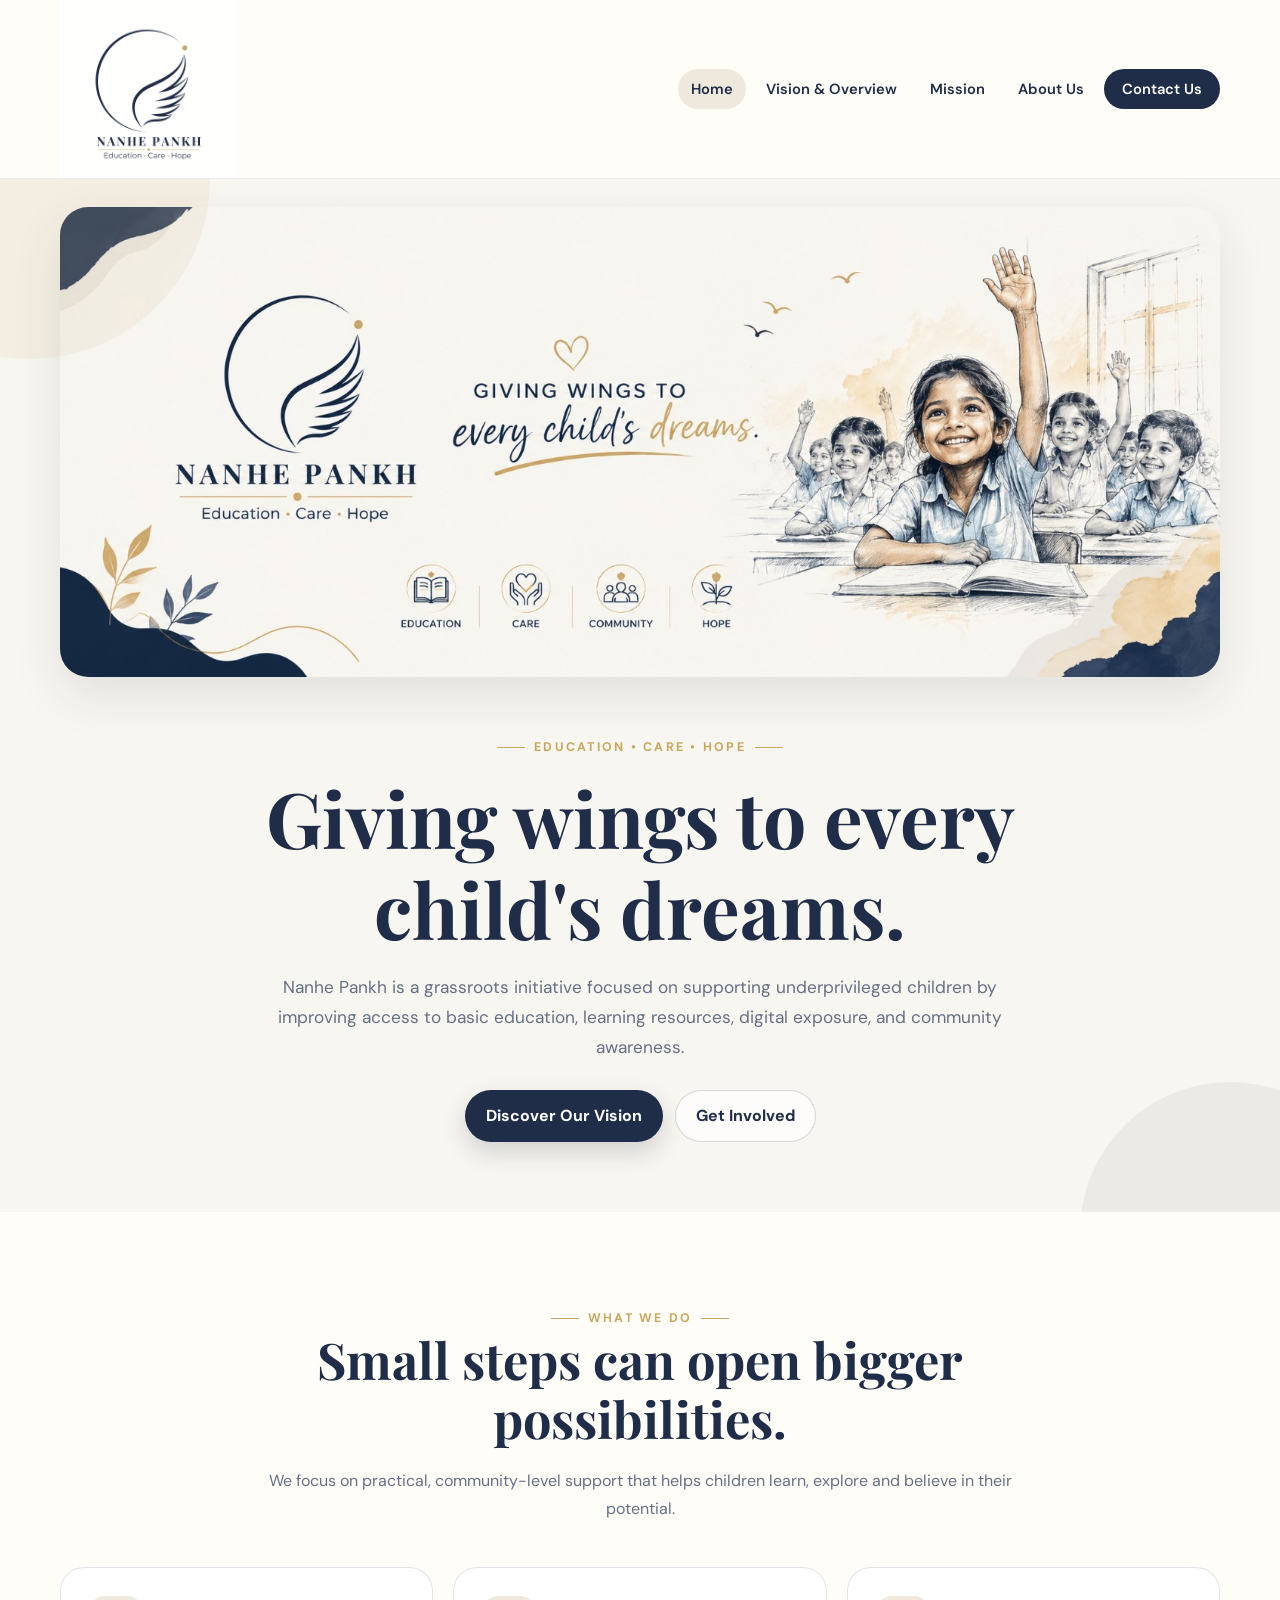
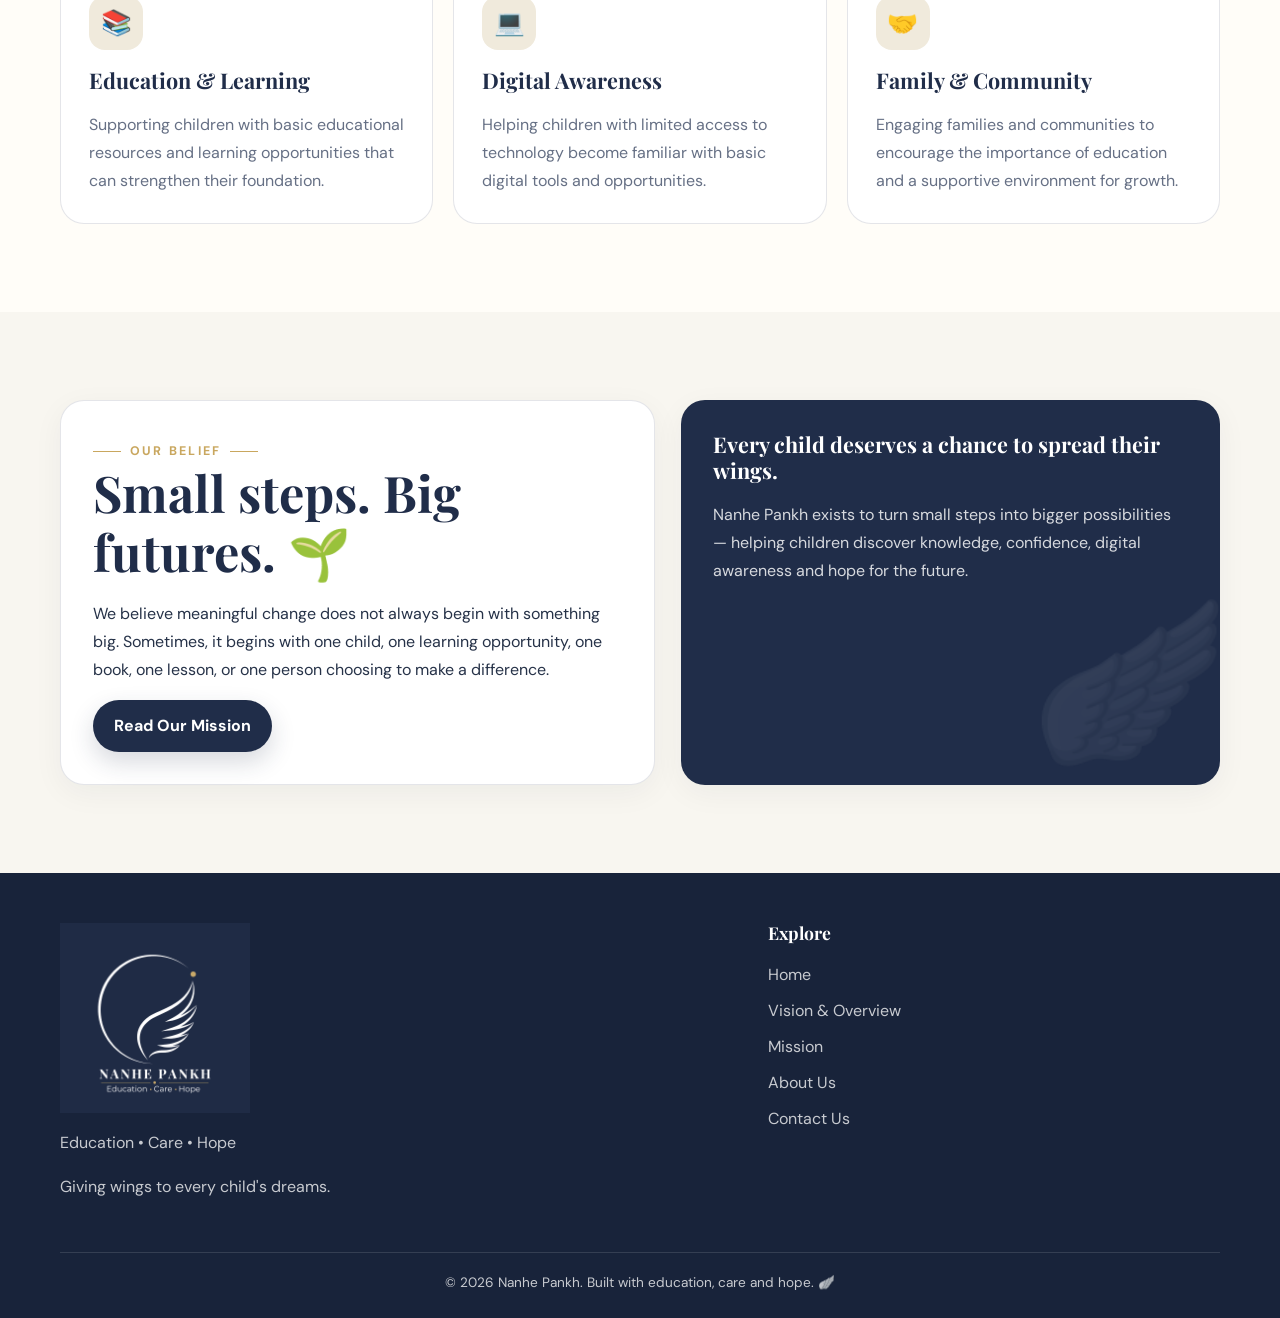
<file: index.html>
<!DOCTYPE html>
<html lang="en">
<head>
  <meta charset="UTF-8">
  <meta name="viewport" content="width=device-width, initial-scale=1.0">
  <meta name="description" content="Nanhe Pankh — Giving wings to every child's dreams through education, digital awareness and community support.">
  <title>Home | Nanhe Pankh</title>
  <link rel="stylesheet" href="style.css">
</head>
<body>

<header class="site-header">
  <div class="container nav">
    <a class="brand" href="index.html" aria-label="Nanhe Pankh home">
      <img src="images/logo-light.png" alt="Nanhe Pankh">
    </a>
    <button class="menu-toggle" aria-label="Open navigation" aria-expanded="false">☰</button>
    <nav>
      <ul class="nav-links">
        <li><a class="active" href="index.html">Home</a></li>
        <li><a class="" href="vision.html">Vision & Overview</a></li>
        <li><a class="" href="mission.html">Mission</a></li>
        <li><a class="" href="about.html">About Us</a></li>
        <li><a class="nav-cta " href="contact.html">Contact Us</a></li>
      </ul>
    </nav>
  </div>
</header>


<main>
  <section class="hero">
    <div class="container">
      <img class="hero-banner reveal" src="images/home-banner.png" alt="Nanhe Pankh — giving wings to every child's dreams">
      <div class="hero-copy reveal">
        <span class="eyebrow">Education • Care • Hope</span>
        <h1>Giving wings to every child's dreams.</h1>
        <p>Nanhe Pankh is a grassroots initiative focused on supporting underprivileged children by improving access to basic education, learning resources, digital exposure, and community awareness.</p>
        <div class="btn-row">
          <a class="btn btn-primary" href="vision.html">Discover Our Vision</a>
          <a class="btn btn-secondary" href="contact.html">Get Involved</a>
        </div>
      </div>
    </div>
  </section>

  <section class="section">
    <div class="container">
      <div class="section-heading reveal">
        <span class="eyebrow">What We Do</span>
        <h2>Small steps can open bigger possibilities.</h2>
        <p>We focus on practical, community-level support that helps children learn, explore and believe in their potential.</p>
      </div>
      <div class="feature-grid">
        <article class="feature-card reveal">
          <div class="icon">📚</div>
          <h3>Education & Learning</h3>
          <p>Supporting children with basic educational resources and learning opportunities that can strengthen their foundation.</p>
        </article>
        <article class="feature-card reveal">
          <div class="icon">💻</div>
          <h3>Digital Awareness</h3>
          <p>Helping children with limited access to technology become familiar with basic digital tools and opportunities.</p>
        </article>
        <article class="feature-card reveal">
          <div class="icon">🤝</div>
          <h3>Family & Community</h3>
          <p>Engaging families and communities to encourage the importance of education and a supportive environment for growth.</p>
        </article>
      </div>
    </div>
  </section>

  <section class="section alt">
    <div class="container">
      <div class="intro-grid">
        <div class="card reveal">
          <span class="eyebrow">Our Belief</span>
          <h2>Small steps. Big futures. 🌱</h2>
          <p>We believe meaningful change does not always begin with something big. Sometimes, it begins with one child, one learning opportunity, one book, one lesson, or one person choosing to make a difference.</p>
          <a class="btn btn-primary" href="mission.html">Read Our Mission</a>
        </div>
        <div class="card highlight reveal">
          <h3>Every child deserves a chance to spread their wings.</h3>
          <p>Nanhe Pankh exists to turn small steps into bigger possibilities — helping children discover knowledge, confidence, digital awareness and hope for the future.</p>
        </div>
      </div>
    </div>
  </section>
</main>


<footer class="footer">
  <div class="container">
    <div class="footer-grid">
      <div>
        <img class="footer-logo" src="images/logo-dark.png" alt="Nanhe Pankh">
        <p>Education • Care • Hope</p>
        <p>Giving wings to every child's dreams.</p>
      </div>
      <div>
        <h3>Explore</h3>
        <div class="footer-links">
          <a href="index.html">Home</a>
          <a href="vision.html">Vision & Overview</a>
          <a href="mission.html">Mission</a>
          <a href="about.html">About Us</a>
          <a href="contact.html">Contact Us</a>
        </div>
      </div>
    </div>
    <div class="footer-bottom">© 2026 Nanhe Pankh. Built with education, care and hope. 🪽</div>
  </div>
</footer>

<script src="script.js"></script>
</body>
</html>
</file>
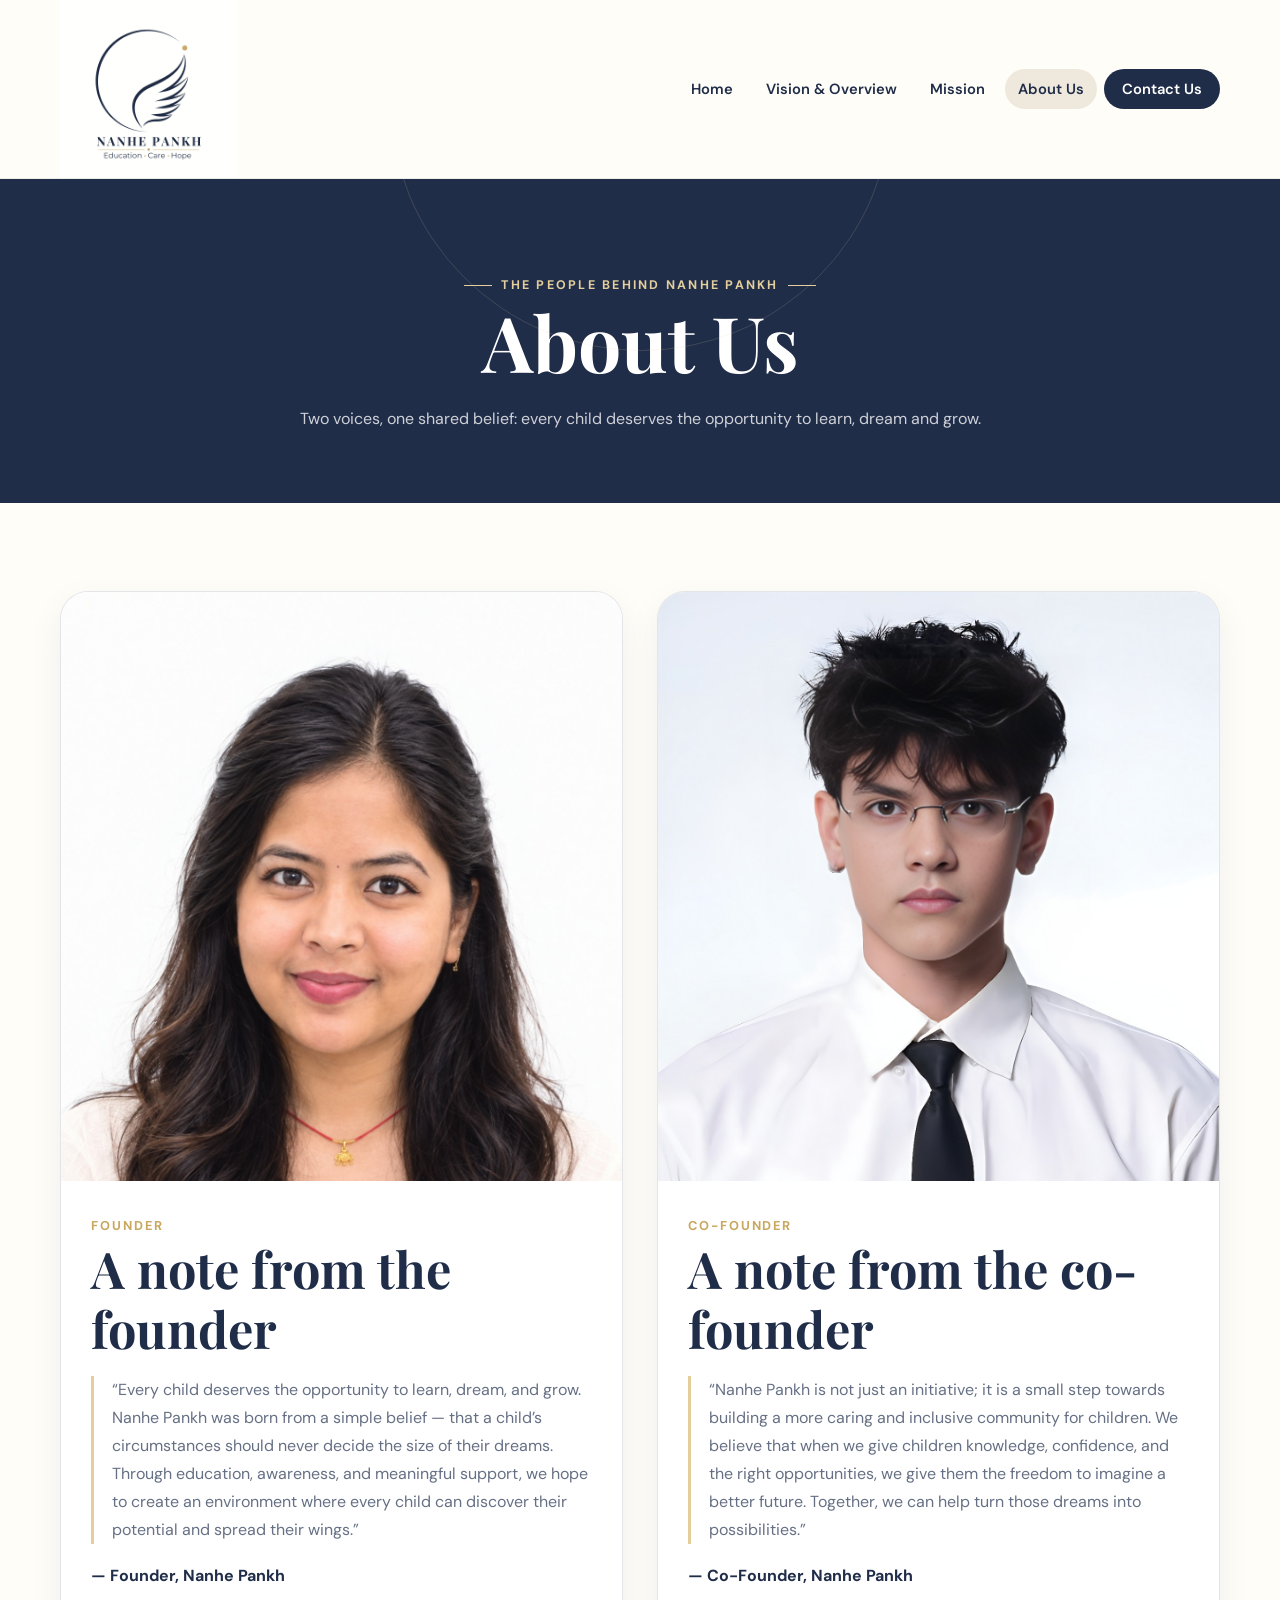
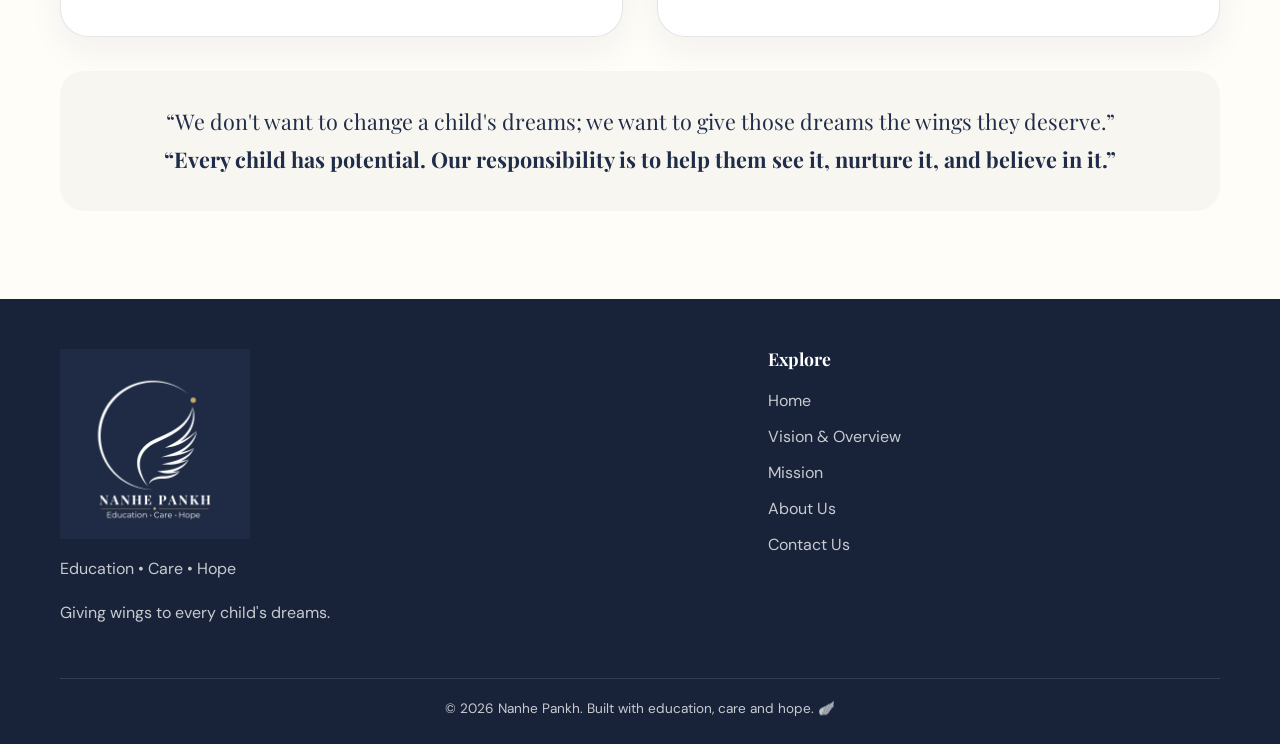
<file: about.html>
<!DOCTYPE html>
<html lang="en">
<head>
  <meta charset="UTF-8">
  <meta name="viewport" content="width=device-width, initial-scale=1.0">
  <meta name="description" content="Nanhe Pankh — Giving wings to every child's dreams through education, digital awareness and community support.">
  <title>About Us | Nanhe Pankh</title>
  <link rel="stylesheet" href="style.css">
</head>
<body>

<header class="site-header">
  <div class="container nav">
    <a class="brand" href="index.html" aria-label="Nanhe Pankh home">
      <img src="images/logo-light.png" alt="Nanhe Pankh">
    </a>
    <button class="menu-toggle" aria-label="Open navigation" aria-expanded="false">☰</button>
    <nav>
      <ul class="nav-links">
        <li><a class="" href="index.html">Home</a></li>
        <li><a class="" href="vision.html">Vision & Overview</a></li>
        <li><a class="" href="mission.html">Mission</a></li>
        <li><a class="active" href="about.html">About Us</a></li>
        <li><a class="nav-cta " href="contact.html">Contact Us</a></li>
      </ul>
    </nav>
  </div>
</header>


<main>
  <section class="page-hero">
    <div class="container">
      <span class="eyebrow">The People Behind Nanhe Pankh</span>
      <h1>About Us</h1>
      <p>Two voices, one shared belief: every child deserves the opportunity to learn, dream and grow.</p>
    </div>
  </section>

  <section class="section">
    <div class="container">
      <div class="team">
        <article class="person reveal">
          <img class="person-photo" src="images/founder.png" alt="Founder of Nanhe Pankh">
          <div class="person-body">
            <span class="person-role">Founder</span>
            <h2>A note from the founder</h2>
            <blockquote>“Every child deserves the opportunity to learn, dream, and grow. Nanhe Pankh was born from a simple belief — that a child’s circumstances should never decide the size of their dreams. Through education, awareness, and meaningful support, we hope to create an environment where every child can discover their potential and spread their wings.”</blockquote>
            <p class="signature">— Founder, Nanhe Pankh</p>
          </div>
        </article>

        <article class="person reveal">
          <img class="person-photo" src="images/cofounder.png" alt="Co-Founder of Nanhe Pankh">
          <div class="person-body">
            <span class="person-role">Co-Founder</span>
            <h2>A note from the co-founder</h2>
            <blockquote>“Nanhe Pankh is not just an initiative; it is a small step towards building a more caring and inclusive community for children. We believe that when we give children knowledge, confidence, and the right opportunities, we give them the freedom to imagine a better future. Together, we can help turn those dreams into possibilities.”</blockquote>
            <p class="signature">— Co-Founder, Nanhe Pankh</p>
          </div>
        </article>
      </div>

      <div class="callout reveal">
        <p>“We don't want to change a child's dreams; we want to give those dreams the wings they deserve.”</p>
        <p class="signature">“Every child has potential. Our responsibility is to help them see it, nurture it, and believe in it.”</p>
      </div>
    </div>
  </section>
</main>


<footer class="footer">
  <div class="container">
    <div class="footer-grid">
      <div>
        <img class="footer-logo" src="images/logo-dark.png" alt="Nanhe Pankh">
        <p>Education • Care • Hope</p>
        <p>Giving wings to every child's dreams.</p>
      </div>
      <div>
        <h3>Explore</h3>
        <div class="footer-links">
          <a href="index.html">Home</a>
          <a href="vision.html">Vision & Overview</a>
          <a href="mission.html">Mission</a>
          <a href="about.html">About Us</a>
          <a href="contact.html">Contact Us</a>
        </div>
      </div>
    </div>
    <div class="footer-bottom">© 2026 Nanhe Pankh. Built with education, care and hope. 🪽</div>
  </div>
</footer>

<script src="script.js"></script>
</body>
</html>
</file>
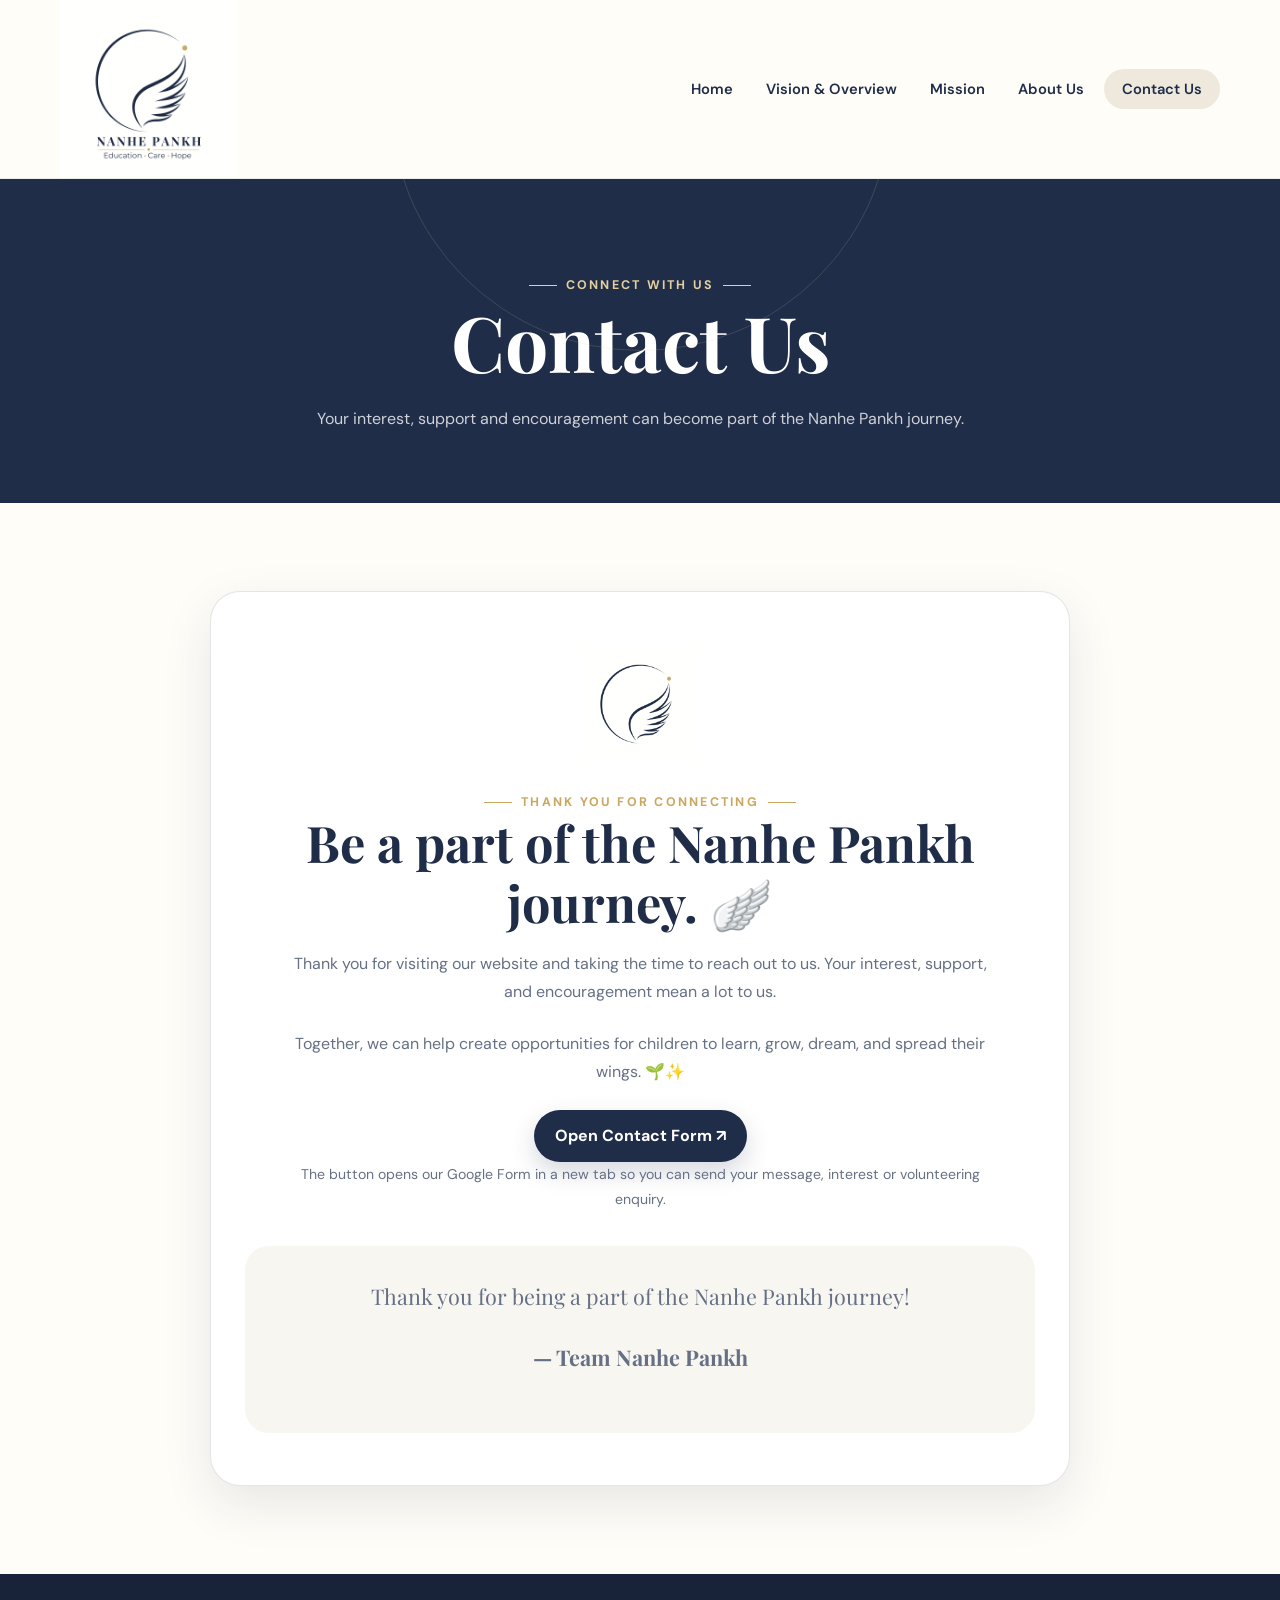
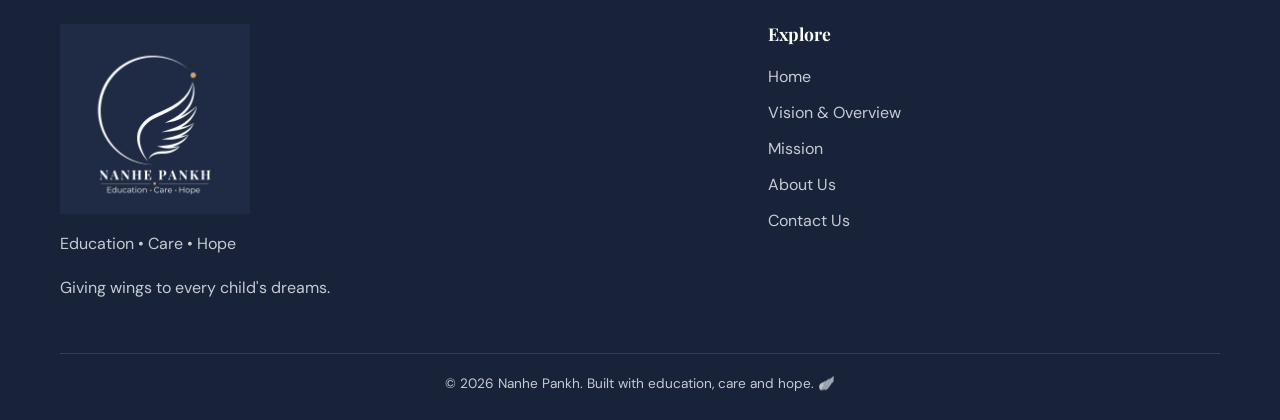
<file: contact.html>
<!DOCTYPE html>
<html lang="en">
<head>
  <meta charset="UTF-8">
  <meta name="viewport" content="width=device-width, initial-scale=1.0">
  <meta name="description" content="Nanhe Pankh — Giving wings to every child's dreams through education, digital awareness and community support.">
  <title>Contact Us | Nanhe Pankh</title>
  <link rel="stylesheet" href="style.css">
</head>
<body>

<header class="site-header">
  <div class="container nav">
    <a class="brand" href="index.html" aria-label="Nanhe Pankh home">
      <img src="images/logo-light.png" alt="Nanhe Pankh">
    </a>
    <button class="menu-toggle" aria-label="Open navigation" aria-expanded="false">☰</button>
    <nav>
      <ul class="nav-links">
        <li><a class="" href="index.html">Home</a></li>
        <li><a class="" href="vision.html">Vision & Overview</a></li>
        <li><a class="" href="mission.html">Mission</a></li>
        <li><a class="" href="about.html">About Us</a></li>
        <li><a class="nav-cta active" href="contact.html">Contact Us</a></li>
      </ul>
    </nav>
  </div>
</header>


<main>
  <section class="page-hero">
    <div class="container">
      <span class="eyebrow">Connect With Us</span>
      <h1>Contact Us</h1>
      <p>Your interest, support and encouragement can become part of the Nanhe Pankh journey.</p>
    </div>
  </section>

  <section class="section">
    <div class="container">
      <div class="contact-card reveal">
        <img class="contact-logo" src="images/wing-mark.png" alt="Nanhe Pankh wing logo">
        <span class="eyebrow">Thank You for Connecting</span>
        <h2>Be a part of the Nanhe Pankh journey. 🪽</h2>
        <p>Thank you for visiting our website and taking the time to reach out to us. Your interest, support, and encouragement mean a lot to us.</p>
        <p>Together, we can help create opportunities for children to learn, grow, dream, and spread their wings. 🌱✨</p>
        <a class="btn btn-primary" href="https://forms.gle/UfPNrB9qLqouPjia6" target="_blank" rel="noopener noreferrer">Open Contact Form ↗</a>
        <p class="form-note">The button opens our Google Form in a new tab so you can send your message, interest or volunteering enquiry.</p>
        <div class="callout">
          <p>Thank you for being a part of the Nanhe Pankh journey!</p>
          <p class="signature">— Team Nanhe Pankh</p>
        </div>
      </div>
    </div>
  </section>
</main>


<footer class="footer">
  <div class="container">
    <div class="footer-grid">
      <div>
        <img class="footer-logo" src="images/logo-dark.png" alt="Nanhe Pankh">
        <p>Education • Care • Hope</p>
        <p>Giving wings to every child's dreams.</p>
      </div>
      <div>
        <h3>Explore</h3>
        <div class="footer-links">
          <a href="index.html">Home</a>
          <a href="vision.html">Vision & Overview</a>
          <a href="mission.html">Mission</a>
          <a href="about.html">About Us</a>
          <a href="contact.html">Contact Us</a>
        </div>
      </div>
    </div>
    <div class="footer-bottom">© 2026 Nanhe Pankh. Built with education, care and hope. 🪽</div>
  </div>
</footer>

<script src="script.js"></script>
</body>
</html>
</file>
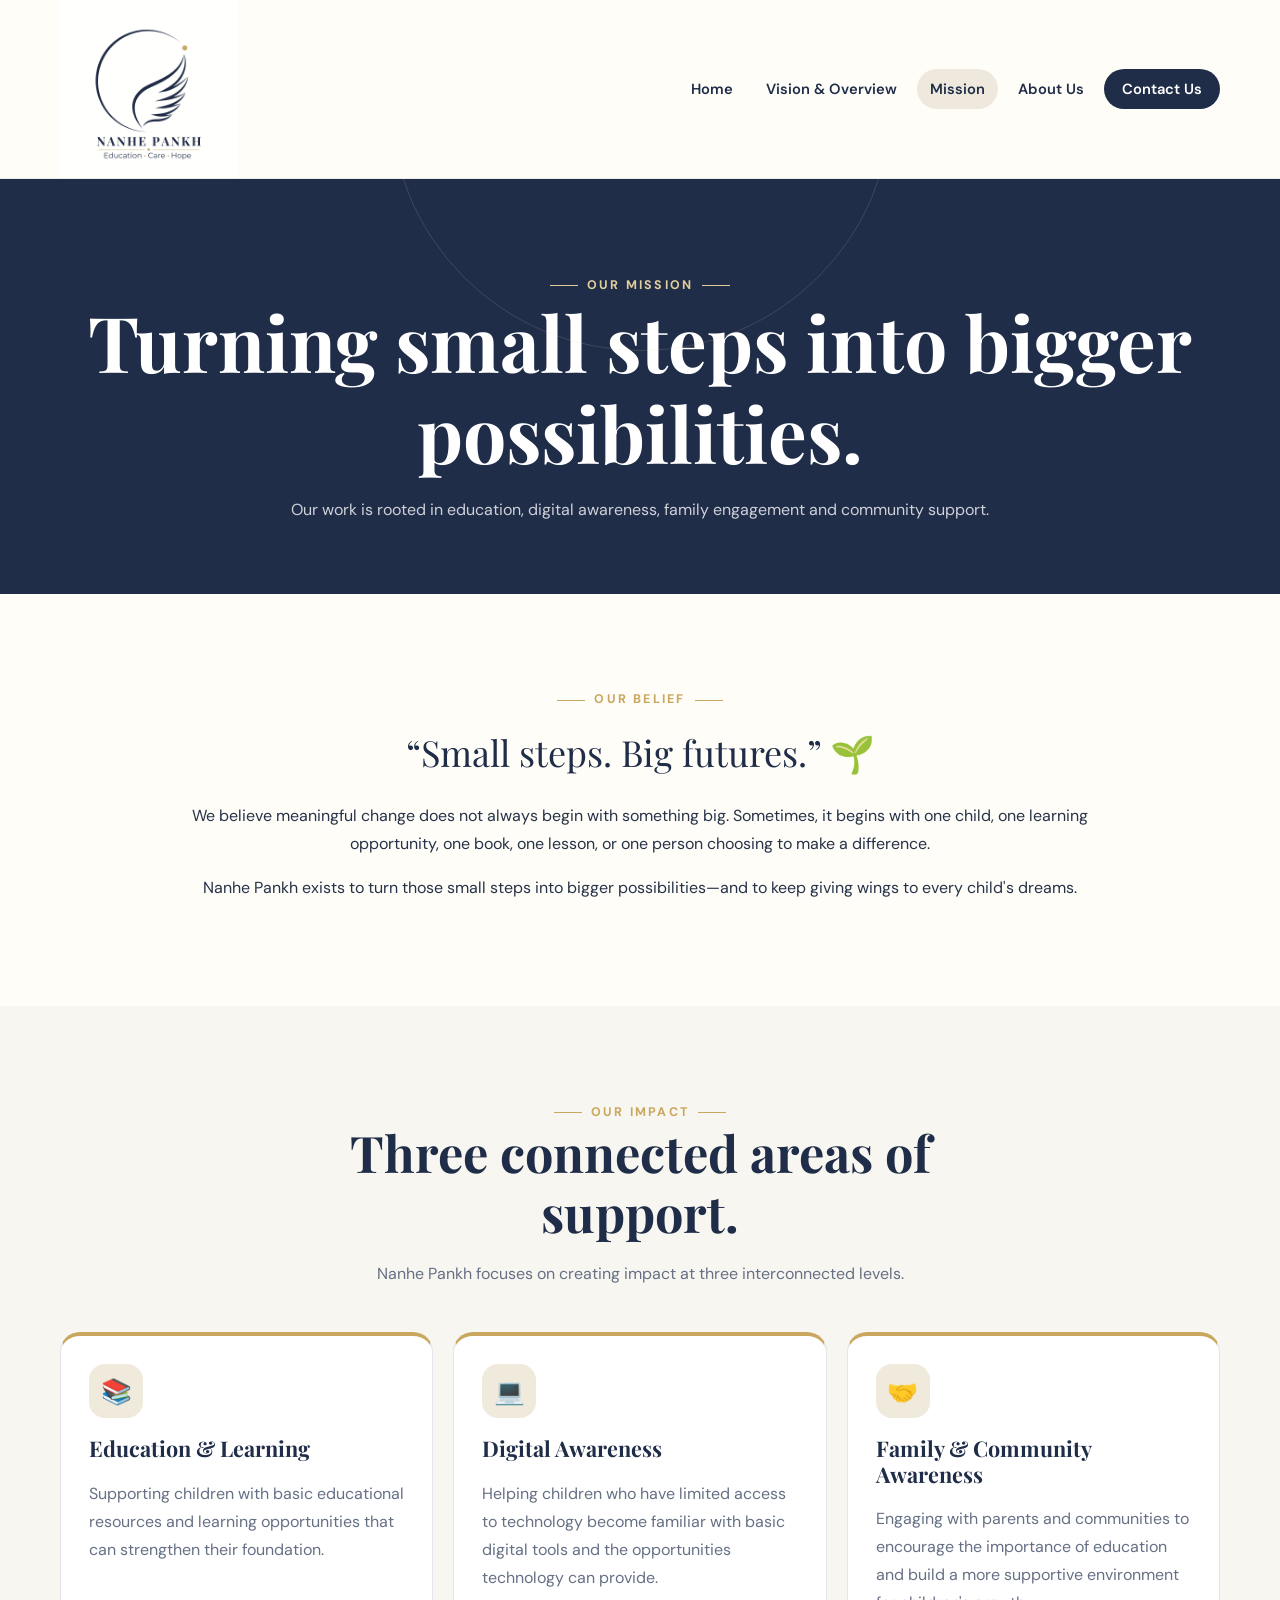
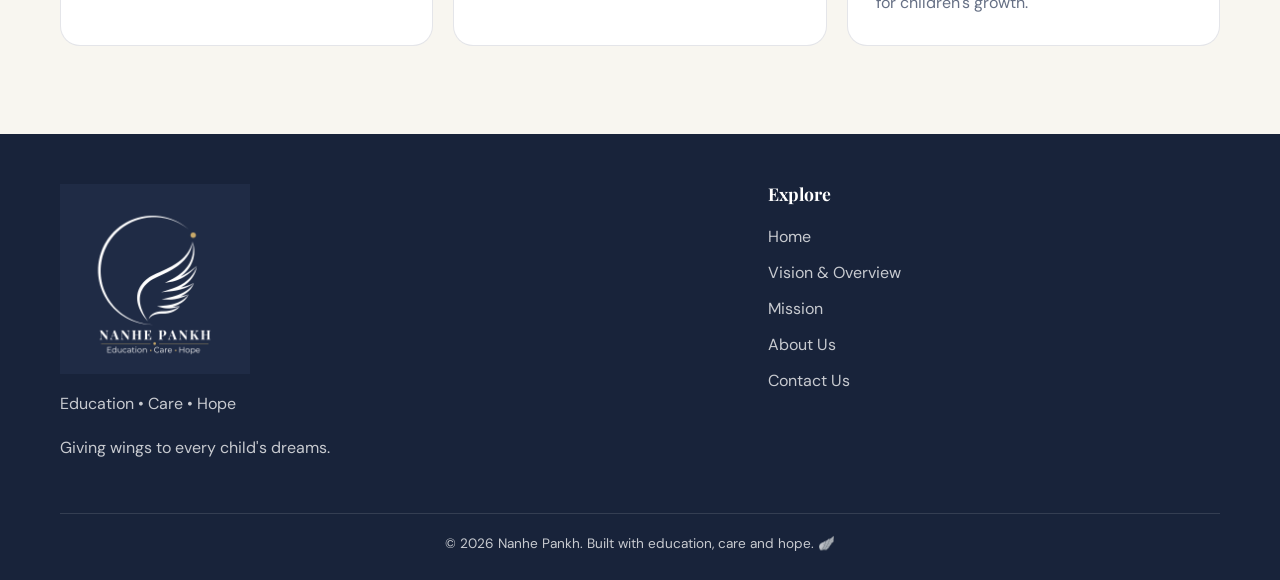
<file: mission.html>
<!DOCTYPE html>
<html lang="en">
<head>
  <meta charset="UTF-8">
  <meta name="viewport" content="width=device-width, initial-scale=1.0">
  <meta name="description" content="Nanhe Pankh — Giving wings to every child's dreams through education, digital awareness and community support.">
  <title>Mission | Nanhe Pankh</title>
  <link rel="stylesheet" href="style.css">
</head>
<body>

<header class="site-header">
  <div class="container nav">
    <a class="brand" href="index.html" aria-label="Nanhe Pankh home">
      <img src="images/logo-light.png" alt="Nanhe Pankh">
    </a>
    <button class="menu-toggle" aria-label="Open navigation" aria-expanded="false">☰</button>
    <nav>
      <ul class="nav-links">
        <li><a class="" href="index.html">Home</a></li>
        <li><a class="" href="vision.html">Vision & Overview</a></li>
        <li><a class="active" href="mission.html">Mission</a></li>
        <li><a class="" href="about.html">About Us</a></li>
        <li><a class="nav-cta " href="contact.html">Contact Us</a></li>
      </ul>
    </nav>
  </div>
</header>


<main>
  <section class="page-hero">
    <div class="container">
      <span class="eyebrow">Our Mission</span>
      <h1>Turning small steps into bigger possibilities.</h1>
      <p>Our work is rooted in education, digital awareness, family engagement and community support.</p>
    </div>
  </section>

  <section class="section">
    <div class="container">
      <div class="belief reveal">
        <span class="eyebrow">Our Belief</span>
        <div class="quote">“Small steps. Big futures.” 🌱</div>
        <p>We believe meaningful change does not always begin with something big. Sometimes, it begins with one child, one learning opportunity, one book, one lesson, or one person choosing to make a difference.</p>
        <p>Nanhe Pankh exists to turn those small steps into bigger possibilities—and to keep giving wings to every child's dreams.</p>
      </div>
    </div>
  </section>

  <section class="section alt">
    <div class="container">
      <div class="section-heading reveal">
        <span class="eyebrow">Our Impact</span>
        <h2>Three connected areas of support.</h2>
        <p>Nanhe Pankh focuses on creating impact at three interconnected levels.</p>
      </div>
      <div class="impact-grid">
        <article class="impact-card reveal">
          <div class="icon">📚</div>
          <h3>Education & Learning</h3>
          <p>Supporting children with basic educational resources and learning opportunities that can strengthen their foundation.</p>
        </article>
        <article class="impact-card reveal">
          <div class="icon">💻</div>
          <h3>Digital Awareness</h3>
          <p>Helping children who have limited access to technology become familiar with basic digital tools and the opportunities technology can provide.</p>
        </article>
        <article class="impact-card reveal">
          <div class="icon">🤝</div>
          <h3>Family & Community Awareness</h3>
          <p>Engaging with parents and communities to encourage the importance of education and build a more supportive environment for children's growth.</p>
        </article>
      </div>
    </div>
  </section>
</main>


<footer class="footer">
  <div class="container">
    <div class="footer-grid">
      <div>
        <img class="footer-logo" src="images/logo-dark.png" alt="Nanhe Pankh">
        <p>Education • Care • Hope</p>
        <p>Giving wings to every child's dreams.</p>
      </div>
      <div>
        <h3>Explore</h3>
        <div class="footer-links">
          <a href="index.html">Home</a>
          <a href="vision.html">Vision & Overview</a>
          <a href="mission.html">Mission</a>
          <a href="about.html">About Us</a>
          <a href="contact.html">Contact Us</a>
        </div>
      </div>
    </div>
    <div class="footer-bottom">© 2026 Nanhe Pankh. Built with education, care and hope. 🪽</div>
  </div>
</footer>

<script src="script.js"></script>
</body>
</html>
</file>
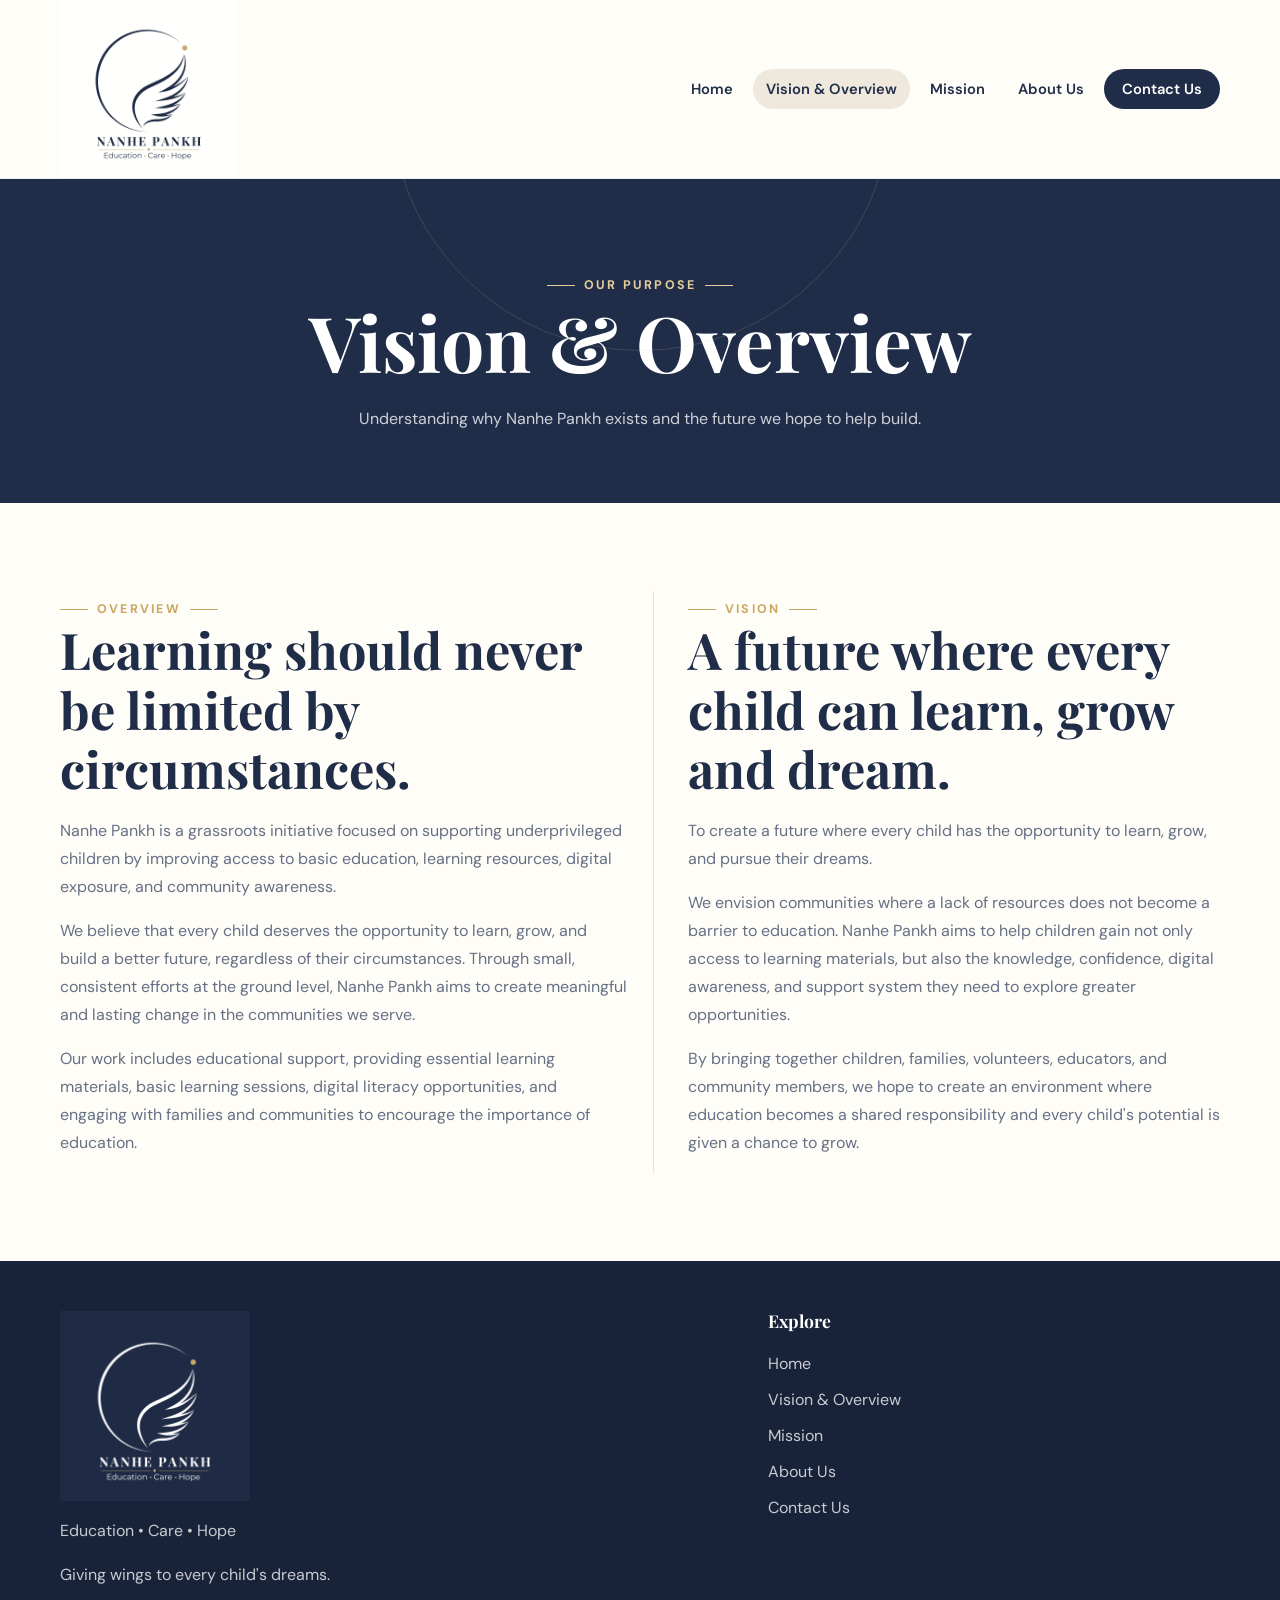
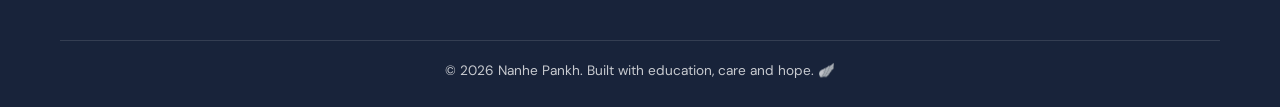
<file: vision.html>
<!DOCTYPE html>
<html lang="en">
<head>
  <meta charset="UTF-8">
  <meta name="viewport" content="width=device-width, initial-scale=1.0">
  <meta name="description" content="Nanhe Pankh — Giving wings to every child's dreams through education, digital awareness and community support.">
  <title>Vision & Overview | Nanhe Pankh</title>
  <link rel="stylesheet" href="style.css">
</head>
<body>

<header class="site-header">
  <div class="container nav">
    <a class="brand" href="index.html" aria-label="Nanhe Pankh home">
      <img src="images/logo-light.png" alt="Nanhe Pankh">
    </a>
    <button class="menu-toggle" aria-label="Open navigation" aria-expanded="false">☰</button>
    <nav>
      <ul class="nav-links">
        <li><a class="" href="index.html">Home</a></li>
        <li><a class="active" href="vision.html">Vision & Overview</a></li>
        <li><a class="" href="mission.html">Mission</a></li>
        <li><a class="" href="about.html">About Us</a></li>
        <li><a class="nav-cta " href="contact.html">Contact Us</a></li>
      </ul>
    </nav>
  </div>
</header>


<main>
  <section class="page-hero">
    <div class="container">
      <span class="eyebrow">Our Purpose</span>
      <h1>Vision & Overview</h1>
      <p>Understanding why Nanhe Pankh exists and the future we hope to help build.</p>
    </div>
  </section>

  <section class="section">
    <div class="container">
      <div class="text-columns">
        <article class="text-block reveal">
          <span class="eyebrow">Overview</span>
          <h2>Learning should never be limited by circumstances.</h2>
          <p>Nanhe Pankh is a grassroots initiative focused on supporting underprivileged children by improving access to basic education, learning resources, digital exposure, and community awareness.</p>
          <p>We believe that every child deserves the opportunity to learn, grow, and build a better future, regardless of their circumstances. Through small, consistent efforts at the ground level, Nanhe Pankh aims to create meaningful and lasting change in the communities we serve.</p>
          <p>Our work includes educational support, providing essential learning materials, basic learning sessions, digital literacy opportunities, and engaging with families and communities to encourage the importance of education.</p>
        </article>
        <article class="text-block reveal">
          <span class="eyebrow">Vision</span>
          <h2>A future where every child can learn, grow and dream.</h2>
          <p>To create a future where every child has the opportunity to learn, grow, and pursue their dreams.</p>
          <p>We envision communities where a lack of resources does not become a barrier to education. Nanhe Pankh aims to help children gain not only access to learning materials, but also the knowledge, confidence, digital awareness, and support system they need to explore greater opportunities.</p>
          <p>By bringing together children, families, volunteers, educators, and community members, we hope to create an environment where education becomes a shared responsibility and every child's potential is given a chance to grow.</p>
        </article>
      </div>
    </div>
  </section>
</main>


<footer class="footer">
  <div class="container">
    <div class="footer-grid">
      <div>
        <img class="footer-logo" src="images/logo-dark.png" alt="Nanhe Pankh">
        <p>Education • Care • Hope</p>
        <p>Giving wings to every child's dreams.</p>
      </div>
      <div>
        <h3>Explore</h3>
        <div class="footer-links">
          <a href="index.html">Home</a>
          <a href="vision.html">Vision & Overview</a>
          <a href="mission.html">Mission</a>
          <a href="about.html">About Us</a>
          <a href="contact.html">Contact Us</a>
        </div>
      </div>
    </div>
    <div class="footer-bottom">© 2026 Nanhe Pankh. Built with education, care and hope. 🪽</div>
  </div>
</footer>

<script src="script.js"></script>
</body>
</html>
</file>
<file: style.css>
@import url('https://fonts.googleapis.com/css2?family=DM+Sans:wght@400;500;600;700&family=Playfair+Display:wght@600;700&display=swap');

:root {
  --navy: #202d49;
  --navy-deep: #18233a;
  --navy-soft: #2b3958;
  --gold: #c9a75f;
  --gold-light: #e4cf9c;
  --cream: #f8f6f0;
  --paper: #fffdf8;
  --text: #263248;
  --muted: #667085;
  --line: rgba(32, 45, 73, .12);
  --white: #ffffff;
  --shadow: 0 18px 50px rgba(24, 35, 58, .10);
  --radius: 24px;
  --max: 1160px;
}

* { box-sizing: border-box; }
html { scroll-behavior: smooth; }
body {
  margin: 0;
  color: var(--text);
  background: var(--paper);
  font-family: "DM Sans", system-ui, -apple-system, BlinkMacSystemFont, "Segoe UI", sans-serif;
  line-height: 1.75;
}
img { max-width: 100%; display: block; }
a { color: inherit; }
button, input, textarea { font: inherit; }

.container {
  width: min(var(--max), calc(100% - 40px));
  margin-inline: auto;
}

.site-header {
  position: sticky;
  top: 0;
  z-index: 50;
  background: rgba(255,253,248,.92);
  backdrop-filter: blur(16px);
  border-bottom: 1px solid rgba(32,45,73,.08);
}
.nav {
  min-height: 82px;
  display: flex;
  align-items: center;
  justify-content: space-between;
  gap: 28px;
}
.brand {
  display: inline-flex;
  align-items: center;
  text-decoration: none;
}
.brand img { width: 178px; height: auto; }
.nav-links {
  display: flex;
  align-items: center;
  gap: 7px;
  list-style: none;
  padding: 0;
  margin: 0;
}
.nav-links a {
  text-decoration: none;
  font-size: .92rem;
  font-weight: 600;
  color: var(--navy);
  padding: 10px 13px;
  border-radius: 999px;
  transition: .25s ease;
}
.nav-links a:hover,
.nav-links a.active {
  color: var(--navy);
  background: #eee9dc;
}
.nav-links .nav-cta {
  color: var(--white);
  background: var(--navy);
  padding-inline: 18px;
}
.nav-links .nav-cta:hover { background: var(--navy-soft); }

.menu-toggle {
  display: none;
  border: 0;
  background: transparent;
  color: var(--navy);
  font-size: 1.7rem;
  cursor: pointer;
}

.hero {
  position: relative;
  overflow: hidden;
  padding: 28px 0 70px;
  background: var(--cream);
}
.hero::before,
.hero::after {
  content: "";
  position: absolute;
  border-radius: 50%;
  pointer-events: none;
}
.hero::before {
  width: 360px; height: 360px;
  background: rgba(201,167,95,.10);
  top: -180px; left: -150px;
}
.hero::after {
  width: 300px; height: 300px;
  background: rgba(32,45,73,.06);
  bottom: -170px; right: -100px;
}
.hero-banner {
  width: 100%;
  max-height: 470px;
  object-fit: cover;
  object-position: center;
  border-radius: 28px;
  box-shadow: var(--shadow);
}
.hero-copy {
  max-width: 850px;
  margin: 52px auto 0;
  text-align: center;
}
.eyebrow {
  display: inline-flex;
  align-items: center;
  gap: 9px;
  color: var(--gold);
  text-transform: uppercase;
  letter-spacing: .18em;
  font-weight: 700;
  font-size: .78rem;
}
.eyebrow::before, .eyebrow::after {
  content: "";
  width: 28px;
  height: 1px;
  background: currentColor;
}
h1, h2, h3 {
  font-family: "Playfair Display", Georgia, serif;
  color: var(--navy);
  line-height: 1.18;
  margin: 0 0 18px;
}
h1 { font-size: clamp(2.6rem, 6vw, 5rem); }
h2 { font-size: clamp(2rem, 4vw, 3.15rem); }
h3 { font-size: 1.35rem; }
.hero-copy h1 { margin-top: 14px; }
.hero-copy p {
  max-width: 750px;
  margin: 0 auto 28px;
  color: var(--muted);
  font-size: 1.08rem;
}
.btn-row {
  display: flex;
  justify-content: center;
  flex-wrap: wrap;
  gap: 12px;
}
.btn {
  display: inline-flex;
  align-items: center;
  justify-content: center;
  gap: 9px;
  min-height: 48px;
  padding: 11px 20px;
  border-radius: 999px;
  text-decoration: none;
  font-weight: 700;
  border: 1px solid transparent;
  transition: transform .22s ease, box-shadow .22s ease, background .22s ease;
}
.btn:hover { transform: translateY(-2px); }
.btn-primary {
  background: var(--navy);
  color: var(--white);
  box-shadow: 0 10px 25px rgba(32,45,73,.18);
}
.btn-primary:hover { background: var(--navy-soft); }
.btn-secondary {
  color: var(--navy);
  border-color: rgba(32,45,73,.18);
  background: rgba(255,255,255,.7);
}
.btn-secondary:hover { background: var(--white); }

.section { padding: 88px 0; }
.section.alt { background: var(--cream); }
.section-heading {
  max-width: 760px;
  margin: 0 auto 44px;
  text-align: center;
}
.section-heading p { color: var(--muted); margin: 0; }

.intro-grid {
  display: grid;
  grid-template-columns: 1.05fr .95fr;
  gap: 26px;
  align-items: stretch;
}
.card {
  background: var(--white);
  border: 1px solid var(--line);
  border-radius: var(--radius);
  padding: 32px;
  box-shadow: 0 8px 30px rgba(24,35,58,.05);
}
.card p:last-child { margin-bottom: 0; }
.highlight {
  background: var(--navy);
  color: var(--white);
  border: 0;
  position: relative;
  overflow: hidden;
}
.highlight::after {
  content: "🪽";
  position: absolute;
  right: -10px;
  bottom: -38px;
  font-size: 10rem;
  opacity: .08;
}
.highlight h3 { color: var(--white); }
.highlight p { color: rgba(255,255,255,.82); }

.feature-grid {
  display: grid;
  grid-template-columns: repeat(3, 1fr);
  gap: 20px;
}
.feature-card {
  background: var(--white);
  border: 1px solid var(--line);
  border-radius: var(--radius);
  padding: 28px;
  transition: .25s ease;
}
.feature-card:hover {
  transform: translateY(-5px);
  box-shadow: var(--shadow);
}
.icon {
  width: 54px; height: 54px;
  display: grid; place-items: center;
  border-radius: 16px;
  background: #f0eadc;
  font-size: 1.55rem;
  margin-bottom: 18px;
}
.feature-card p { color: var(--muted); margin-bottom: 0; }

.page-hero {
  padding: 88px 0 70px;
  background: var(--navy);
  color: white;
  text-align: center;
  position: relative;
  overflow: hidden;
}
.page-hero::before {
  content: "";
  position: absolute;
  width: 500px; height: 500px;
  border: 1px solid rgba(228,207,156,.16);
  border-radius: 50%;
  top: -330px; left: calc(50% - 250px);
}
.page-hero h1 { color: var(--white); }
.page-hero p {
  max-width: 760px;
  margin: 0 auto;
  color: rgba(255,255,255,.78);
}
.page-hero .eyebrow { color: var(--gold-light); }

.text-columns {
  display: grid;
  grid-template-columns: repeat(2, 1fr);
  gap: 26px;
}
.text-block p { color: var(--muted); }
.text-block + .text-block { border-left: 1px solid var(--line); padding-left: 34px; }

.belief {
  max-width: 900px;
  margin: 0 auto;
  text-align: center;
}
.belief .quote {
  font-family: "Playfair Display", Georgia, serif;
  font-size: clamp(1.6rem, 3vw, 2.25rem);
  color: var(--navy);
  margin: 10px 0 18px;
}
.impact-grid {
  display: grid;
  grid-template-columns: repeat(3, 1fr);
  gap: 20px;
}
.impact-card {
  border-top: 4px solid var(--gold);
  background: var(--white);
  border-radius: 20px;
  padding: 28px;
  border-left: 1px solid var(--line);
  border-right: 1px solid var(--line);
  border-bottom: 1px solid var(--line);
}
.impact-card p { color: var(--muted); margin: 0; }

.team {
  display: grid;
  grid-template-columns: repeat(2, 1fr);
  gap: 34px;
}
.person {
  overflow: hidden;
  background: var(--white);
  border: 1px solid var(--line);
  border-radius: 28px;
  box-shadow: 0 12px 35px rgba(24,35,58,.06);
}
.person-photo {
  width: 100%;
  aspect-ratio: 1 / 1.05;
  object-fit: cover;
  object-position: center top;
}
.person-body { padding: 30px; }
.person-role {
  color: var(--gold);
  font-size: .8rem;
  text-transform: uppercase;
  letter-spacing: .15em;
  font-weight: 700;
}
.person-body blockquote {
  margin: 18px 0;
  padding-left: 18px;
  border-left: 3px solid var(--gold-light);
  color: var(--muted);
}
.signature {
  font-weight: 700;
  color: var(--navy);
}
.callout {
  margin-top: 34px;
  background: var(--cream);
  border-radius: var(--radius);
  padding: 32px;
  text-align: center;
}
.callout p {
  font-family: "Playfair Display", Georgia, serif;
  color: var(--navy);
  font-size: 1.35rem;
  margin: 0;
}

.contact-card {
  max-width: 860px;
  margin: 0 auto;
  text-align: center;
  background: var(--white);
  border: 1px solid var(--line);
  border-radius: 30px;
  padding: 52px 34px;
  box-shadow: var(--shadow);
}
.contact-logo {
  width: 120px;
  margin: 0 auto 20px;
}
.contact-card p {
  color: var(--muted);
  max-width: 700px;
  margin: 0 auto 24px;
}
.form-note {
  margin-top: 22px;
  font-size: .88rem;
  color: #7a8495;
}

.footer {
  background: var(--navy-deep);
  color: rgba(255,255,255,.76);
  padding: 50px 0 24px;
}
.footer-grid {
  display: grid;
  grid-template-columns: 1.2fr .8fr;
  gap: 30px;
  align-items: start;
}
.footer-logo { width: 190px; margin-bottom: 15px; }
.footer h3 { color: var(--white); font-size: 1.1rem; }
.footer a { text-decoration: none; color: rgba(255,255,255,.76); }
.footer a:hover { color: var(--gold-light); }
.footer-links { display: grid; gap: 8px; }
.footer-bottom {
  margin-top: 35px;
  padding-top: 18px;
  border-top: 1px solid rgba(255,255,255,.12);
  font-size: .85rem;
  text-align: center;
}

.reveal {
  opacity: 0;
  transform: translateY(18px);
  transition: opacity .65s ease, transform .65s ease;
}
.reveal.visible {
  opacity: 1;
  transform: none;
}

@media (max-width: 900px) {
  .nav-links {
    position: absolute;
    top: 82px;
    left: 20px;
    right: 20px;
    display: none;
    padding: 12px;
    flex-direction: column;
    align-items: stretch;
    background: rgba(255,253,248,.98);
    border: 1px solid var(--line);
    border-radius: 20px;
    box-shadow: var(--shadow);
  }
  .nav-links.open { display: flex; }
  .nav-links a { display: block; text-align: center; }
  .menu-toggle { display: block; }
  .intro-grid, .text-columns, .team { grid-template-columns: 1fr; }
  .text-block + .text-block {
    border-left: 0;
    border-top: 1px solid var(--line);
    padding-left: 0;
    padding-top: 26px;
  }
  .feature-grid, .impact-grid { grid-template-columns: 1fr; }
  .hero-banner { max-height: 360px; }
}

@media (max-width: 560px) {
  .container { width: min(var(--max), calc(100% - 26px)); }
  .nav { min-height: 74px; }
  .brand img { width: 150px; }
  .nav-links { top: 74px; left: 13px; right: 13px; }
  .hero { padding-top: 13px; padding-bottom: 55px; }
  .hero-banner { border-radius: 18px; max-height: 250px; }
  .hero-copy { margin-top: 35px; }
  .section { padding: 62px 0; }
  .card, .feature-card, .impact-card { padding: 24px; }
  .page-hero { padding: 66px 0 52px; }
  .contact-card { padding: 38px 22px; }
  .footer-grid { grid-template-columns: 1fr; }
}
</file>
